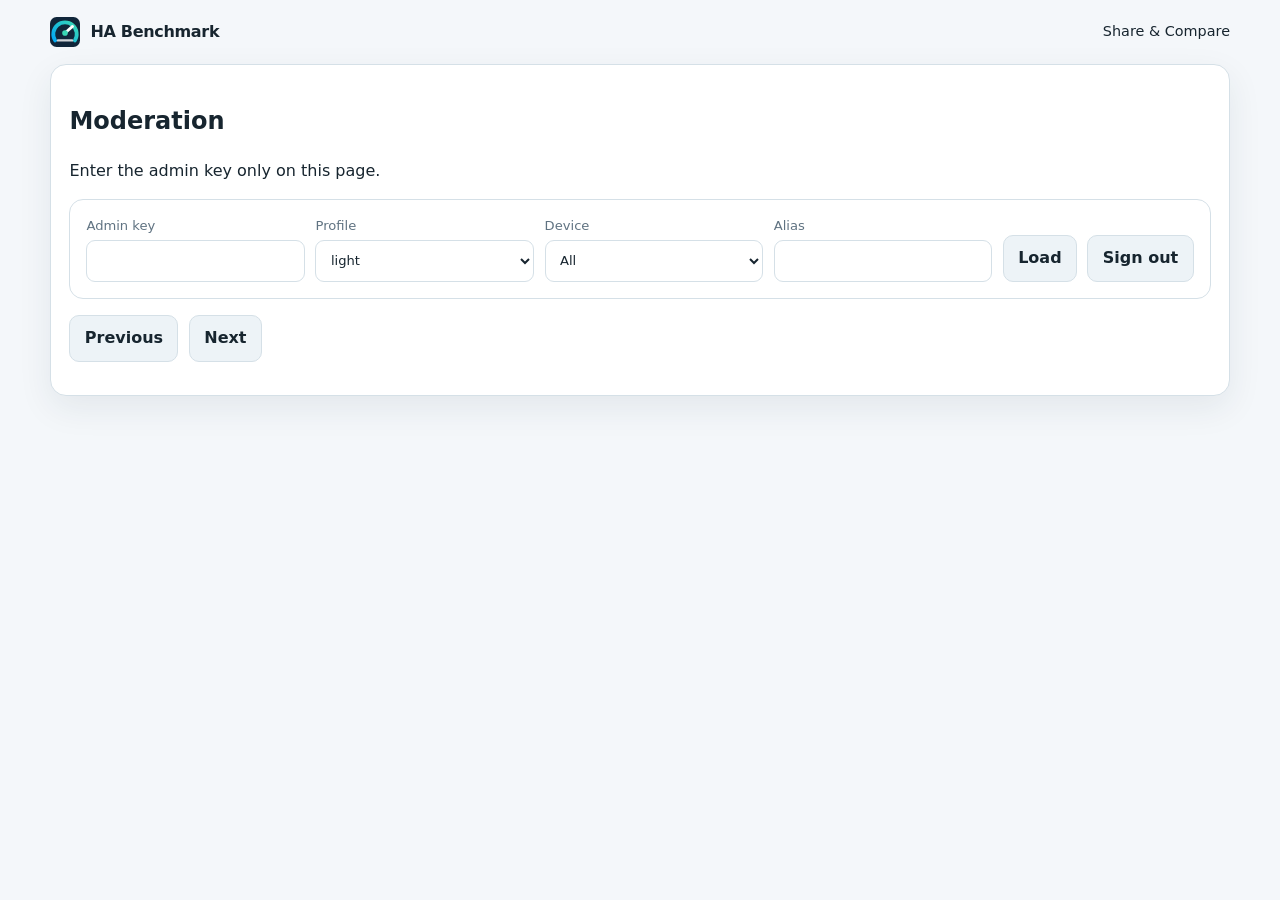
<file: community/static/admin.html>
<!doctype html><html lang="en"><head><meta charset="utf-8"><meta name="viewport" content="width=device-width,initial-scale=1"><meta name="robots" content="noindex"><title>HA Benchmark — Moderation</title><link rel="icon" href="favicon.svg" type="image/svg+xml"><link rel="stylesheet" href="style.css"><script defer src="admin.js"></script></head><body><main><header class="topbar"><a class="product" href="./"><img src="benchmark.svg" alt=""><span>HA Benchmark</span></a><nav class="topnav"><a href="./">Share & Compare</a></nav></header><section class="panel"><h1>Moderation</h1><p>Enter the admin key only on this page.</p><div class="filters"><label>Admin key<input type="password" id="key" autocomplete="off"></label><label>Profile<select id="profile"><option>light</option><option>full</option></select></label><label>Device<select id="device_type"><option value="">All</option><option value="green">Green</option><option value="yellow">Yellow</option><option value="blue">Blue</option><option value="rpi4">RasPi 4</option><option value="rpi5">RasPi 5</option><option value="other">Other</option></select></label><label>Alias<input id="alias"></label><button id="load">Load</button><button id="logout">Sign out</button></div><p id="message" role="status"></p><div id="entries"></div><div class="toolbar"><button id="prev">Previous</button><button id="next">Next</button></div></section></main></body></html>
</file>
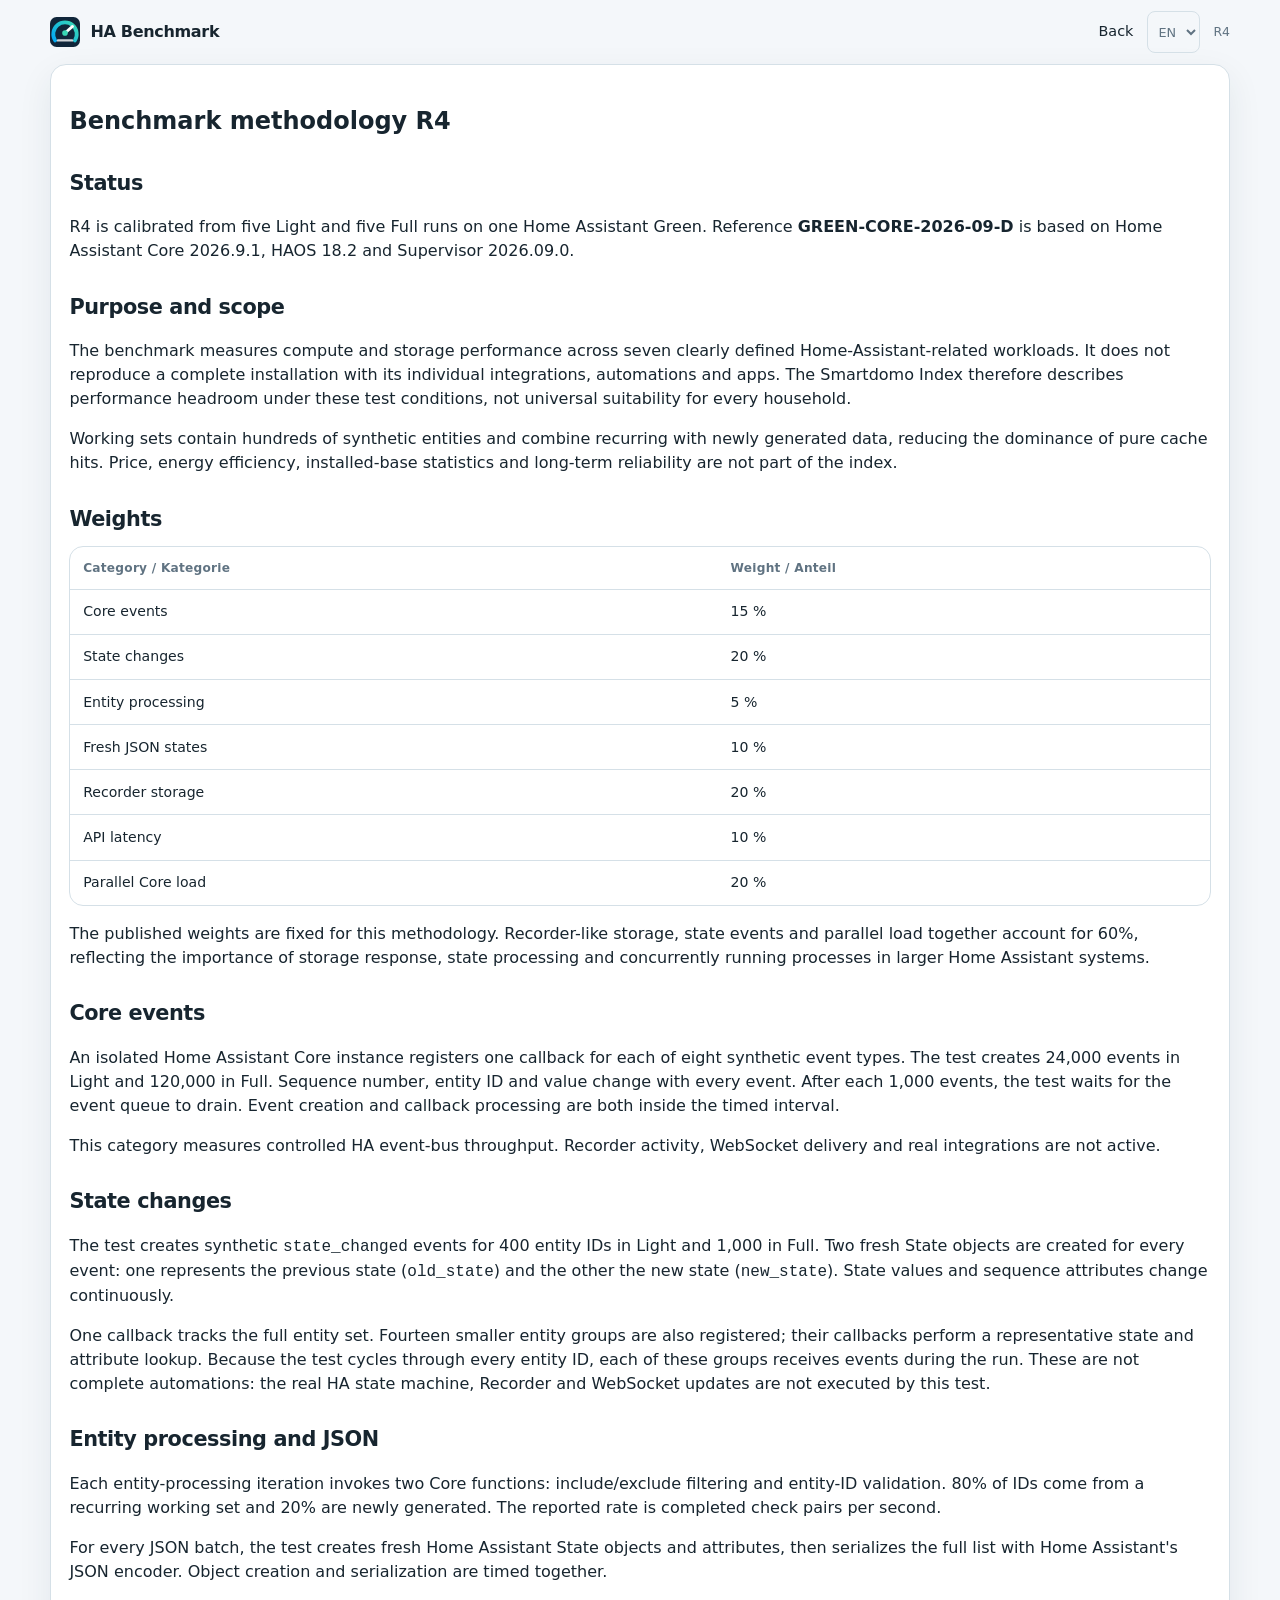
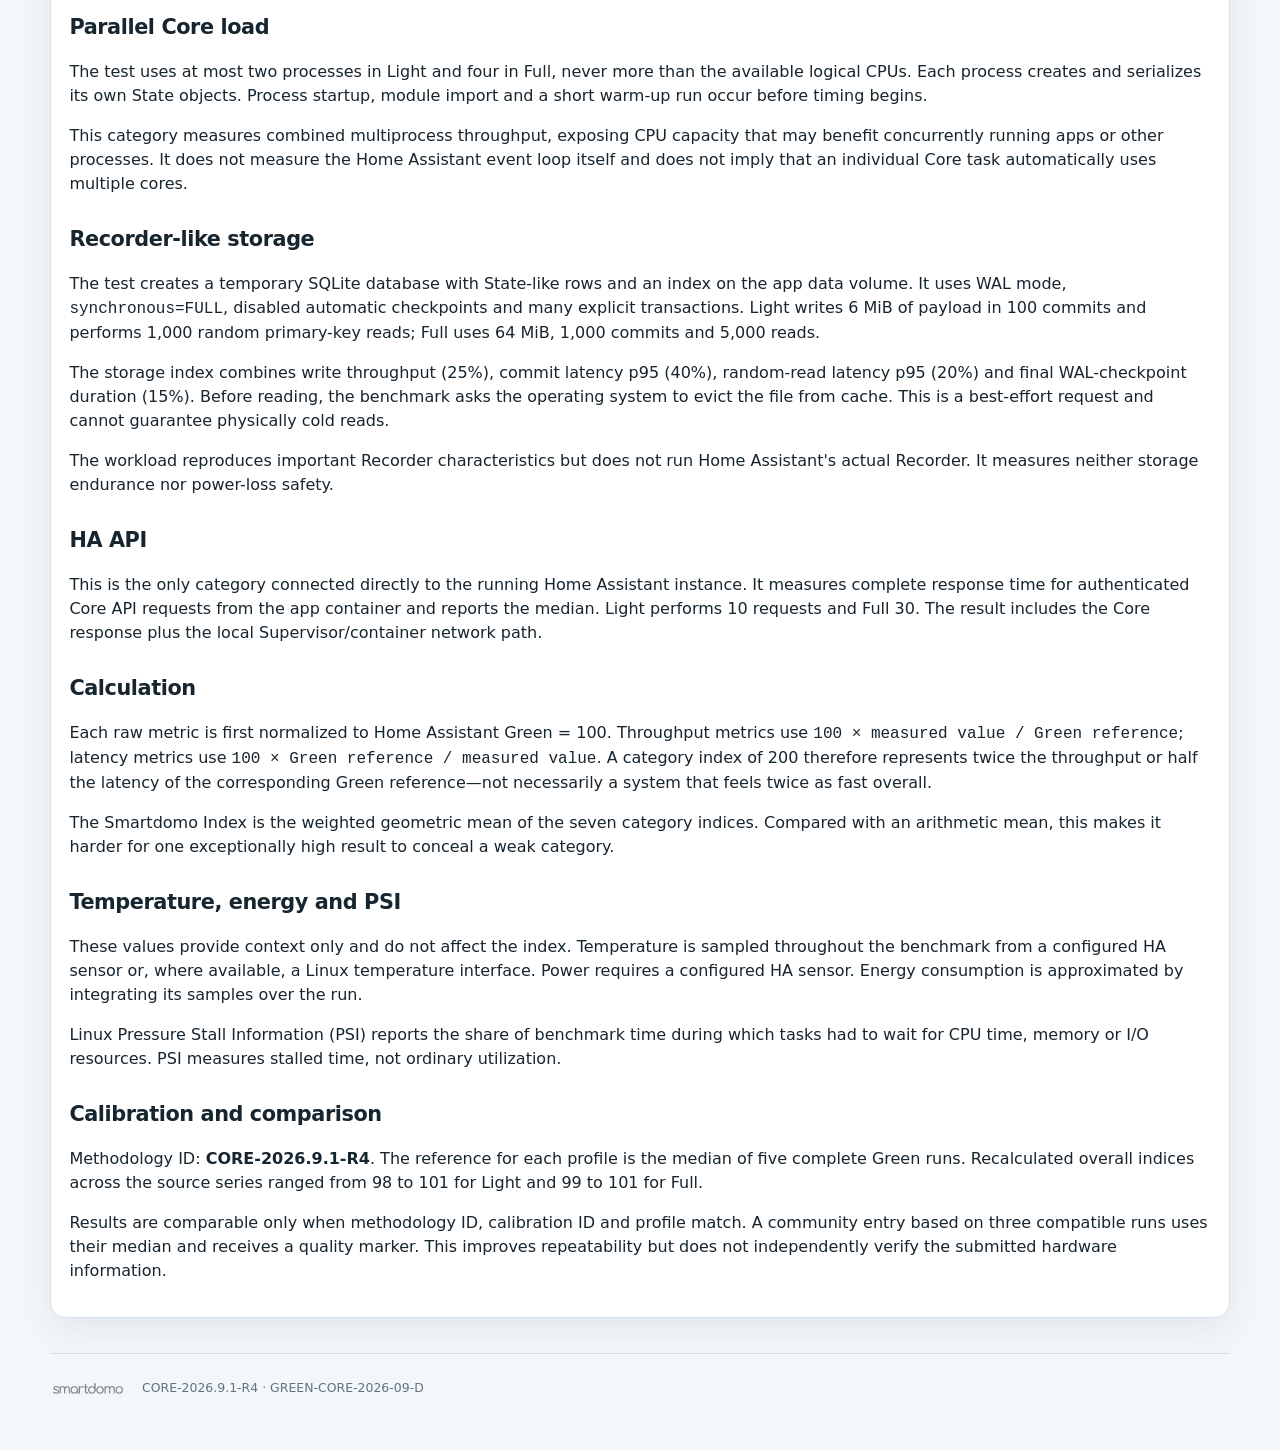
<file: community/static/methodology.html>
<!doctype html><html lang="en"><head><meta charset="utf-8"><meta name="viewport" content="width=device-width,initial-scale=1"><meta name="theme-color" content="#18a58b"><title>HA Benchmark — Methodology R4</title><link rel="icon" href="favicon.svg" type="image/svg+xml"><link rel="stylesheet" href="style.css?v=0.8.2"><script defer src="methodology.js?v=0.8.2"></script></head><body><main><header class="topbar"><a class="product" href="./"><img src="benchmark.svg" alt=""><span>HA Benchmark</span></a><nav class="topnav"><a href="./" id="back">Back</a><select id="language" class="language" aria-label="Language"><option value="en">EN</option><option value="de">DE</option></select><span class="version">R4</span></nav></header><article id="method" class="panel"></article><footer><img class="brand" src="brand.png" alt="Smartdomo"><span>CORE-2026.9.1-R4 · GREEN-CORE-2026-09-D</span></footer></main></body></html>
</file>
<file: community/static/style.css>
:root {
  color-scheme: light dark;
  --bg: #f4f7fa;
  --surface: #fff;
  --surface-2: #edf3f7;
  --text: #17252f;
  --muted: #607382;
  --line: #d5e0e7;
  --accent: #18a58b;
  --accent-strong: #087d6a;
  --accent-soft: #dff7f1;
  --blue: #03a9f4;
  --danger: #c23a4b;
  --warning: #986800;
  --shadow: 0 12px 34px rgb(20 45 58 / 8%);
  font: 16px/1.5 Inter, ui-sans-serif, system-ui, -apple-system, BlinkMacSystemFont, "Segoe UI", sans-serif;
}
@media (prefers-color-scheme: dark) {
  :root {
    --bg: #0b1724; --surface: #132337; --surface-2: #192d43; --text: #f2f7fa;
    --muted: #a9bcc8; --line: #2d4358; --accent: #39d7b4; --accent-strong: #5ee5c6;
    --accent-soft: #123f3b; --blue: #45bdf5; --danger: #ff7180; --warning: #ffd166;
    --shadow: 0 16px 38px rgb(0 0 0 / 22%);
  }
}
:root[data-theme="light"] { color-scheme: light; --bg:#f4f7fa; --surface:#fff; --surface-2:#edf3f7; --text:#17252f; --muted:#607382; --line:#d5e0e7; --accent:#18a58b; --accent-strong:#087d6a; --accent-soft:#dff7f1; --blue:#038bc9; --danger:#c23a4b; --warning:#986800; --shadow:0 12px 34px rgb(20 45 58 / 8%); }
:root[data-theme="dark"] { color-scheme: dark; --bg:#0b1724; --surface:#132337; --surface-2:#192d43; --text:#f2f7fa; --muted:#a9bcc8; --line:#2d4358; --accent:#39d7b4; --accent-strong:#5ee5c6; --accent-soft:#123f3b; --blue:#45bdf5; --danger:#ff7180; --warning:#ffd166; --shadow:0 16px 38px rgb(0 0 0 / 22%); }
* { box-sizing: border-box; }
html { background: var(--bg); }
body { margin: 0; background: var(--bg); color: var(--text); min-height: 100vh; }
button, input, select { font: inherit; }
a { color: var(--blue); text-underline-offset: 3px; }
button, .button { border: 1px solid var(--line); border-radius: 10px; background: var(--surface-2); color: var(--text); padding: .66rem .9rem; cursor: pointer; font-weight: 650; }
button:hover, .button:hover { border-color: var(--accent); }
button:focus-visible, a:focus-visible, input:focus-visible, select:focus-visible { outline: 3px solid color-mix(in srgb, var(--blue) 45%, transparent); outline-offset: 2px; }
button:disabled { cursor: not-allowed; opacity: .5; }
button.primary { border-color: var(--accent); background: var(--accent); color: #05241f; }
button.filter-pending { border-color:var(--blue); background:var(--blue); color:#062335; box-shadow:0 0 0 3px color-mix(in srgb,var(--blue) 22%,transparent); }
button.danger { border-color: var(--danger); color: var(--danger); }
main { width: min(1180px, calc(100% - 32px)); margin: 0 auto; padding-bottom: 2rem; }
.topbar { min-height: 64px; display: flex; align-items: center; justify-content: space-between; gap: 1rem; }
.product { display:flex; align-items:center; gap:.65rem; color:var(--text); text-decoration:none; font-weight:780; letter-spacing:-.02em; }
.product img { width: 30px; height: 30px; }
.topnav { display:flex; align-items:center; gap:.85rem; font-size:.9rem; }
.topnav a { color: var(--text); text-decoration: none; }
.language { width:auto; padding:.28rem .4rem; border:1px solid var(--line); border-radius:8px; color:var(--muted); background:transparent; font-size:.8rem; }
.version { color:var(--muted); font-size:.78rem; }
#message:not(:empty) { margin:.4rem 0 1rem; padding:.75rem 1rem; color:var(--danger); background:color-mix(in srgb, var(--danger) 9%, var(--surface)); border:1px solid color-mix(in srgb, var(--danger) 30%, var(--line)); border-radius:10px; }
.hero { position:relative; overflow:hidden; display:grid; grid-template-columns:minmax(0,1fr) minmax(230px,320px); gap:2rem; align-items:center; padding:clamp(1.5rem,4vw,3.25rem); margin:0 0 1.4rem; border-radius:22px; color:#fff; background:linear-gradient(125deg,#0b1b2d 0%,#123651 70%,#125a66 130%); box-shadow:var(--shadow); }
.hero::after { content:""; position:absolute; width:280px; height:280px; right:-120px; top:-170px; border-radius:50%; background:rgb(57 215 180 / 12%); }
.hero h1 { max-width:720px; margin:0 0 .7rem; font-size:clamp(2rem,5vw,3.4rem); line-height:1.04; letter-spacing:-.045em; }
.hero p { margin:0; color:#c8deec; font-size:clamp(.95rem,2vw,1.08rem); }
.index-card { position:relative; z-index:1; display:grid; place-items:center; min-height:172px; padding:1.2rem; border:1px solid rgb(255 255 255 / 14%); border-radius:19px; color:#dcebf3; background:rgb(9 24 43 / 55%); text-align:center; }
button.index-card { width:100%; }
.index-card strong { display:block; color:#39e3ba; font-size:clamp(2.8rem,7vw,4.4rem); line-height:1; margin:.35rem 0; }
.index-card small { color:#bdd3e1; }
h2 { margin:1.8rem 0 .7rem; font-size:1.3rem; letter-spacing:-.02em; }
h3 { margin:.2rem 0 .4rem; }
.section-heading { display:flex; align-items:baseline; flex-wrap:wrap; gap:.5rem 1rem; }
.section-heading h2 { margin-bottom:0; }
.note { color:var(--muted); font-size:.88rem; }
.run-grid, .metric-grid { display:grid; grid-template-columns:repeat(2,minmax(0,1fr)); gap:1rem; }
.metric-grid { grid-template-columns:repeat(auto-fit,minmax(190px,1fr)); }
.panel { padding:1.15rem; border:1px solid var(--line); border-radius:16px; background:var(--surface); box-shadow:var(--shadow); }
.panel p:first-child, .panel h2:first-child { margin-top:0; }
.metric { position:relative; min-height:148px; display:flex; flex-direction:column; align-items:flex-start; gap:.15rem; padding:1rem; text-align:left; border-radius:15px; background:var(--surface); box-shadow:var(--shadow); }
.metric .weight { position:absolute; top:.75rem; right:.8rem; color:var(--muted); font-size:.76rem; font-weight:600; }
.metric .name { padding-right:2.7rem; color:var(--muted); font-size:.85rem; }
.metric .metric-index { margin-top:auto; font-size:2rem; line-height:1.1; letter-spacing:-.04em; }
.metric .raw { color:var(--text); font-size:.85rem; font-variant-numeric:tabular-nums; }
.metric .action { margin-top:.25rem; color:var(--blue); font-size:.76rem; }
.diagnostic-grid { display:grid; grid-template-columns:repeat(auto-fit,minmax(165px,1fr)); gap:.7rem; }
.diagnostic { min-height:104px; box-shadow:none; background:var(--surface-2); padding:.8rem; }
.diagnostic .metric-index { font-size:1.35rem; }
.diagnostic .name { font-size:.79rem; }
.toolbar, .filters { display:flex; align-items:end; flex-wrap:wrap; gap:.65rem; margin:.9rem 0; }
.filters { padding:1rem; border:1px solid var(--line); border-radius:14px; background:var(--surface); }
.filters label { min-width:130px; flex:1 1 145px; }
.toolbar .spacer { flex:1; }
label { display:grid; gap:.25rem; color:var(--muted); font-size:.82rem; }
input, select { width:100%; min-height:42px; padding:.55rem .65rem; border:1px solid var(--line); border-radius:9px; color:var(--text); background:var(--surface); }
label.inline { display:flex; align-items:center; gap:.5rem; }
label.inline input { width:auto; min-height:auto; }
progress { width:100%; height:8px; margin-top:1rem; border:0; border-radius:10px; overflow:hidden; }
progress::-webkit-progress-bar { background:var(--surface-2); }
progress::-webkit-progress-value { background:linear-gradient(90deg,var(--blue),var(--accent)); }
.table-wrap { overflow:auto; border:1px solid var(--line); border-radius:14px; background:var(--surface); }
table { width:100%; border-collapse:collapse; min-width:760px; }
th, td { padding:.72rem .8rem; border-bottom:1px solid var(--line); text-align:left; vertical-align:middle; font-size:.88rem; }
th { color:var(--muted); font-size:.76rem; letter-spacing:.02em; }
.select-column { width:84px; text-align:center; }
.select-column input { width:18px; min-height:18px; vertical-align:middle; }
tbody tr:last-child td { border-bottom:0; }
td strong { font-size:1.05rem; }
.badge { display:inline-flex; gap:.3rem; align-items:center; padding:.2rem .5rem; border-radius:999px; color:var(--accent-strong); background:var(--accent-soft); font-size:.75rem; font-weight:700; white-space:nowrap; }
.badge.variable { color:var(--warning); background:color-mix(in srgb,var(--warning) 12%,var(--surface)); }
dl { display:grid; grid-template-columns:minmax(130px,1fr) minmax(180px,2fr); gap:.45rem 1rem; margin:0; }
dt { color:var(--muted); } dd { margin:0; overflow-wrap:anywhere; }
dialog { width:min(720px,calc(100% - 28px)); max-height:88vh; overflow:auto; padding:1.4rem; border:1px solid var(--line); border-radius:17px; color:var(--text); background:var(--surface); box-shadow:0 24px 80px rgb(0 0 0 / 35%); }
dialog::backdrop { background:rgb(4 14 24 / 62%); backdrop-filter:blur(3px); }
dialog h2 { margin-top:0; }
dialog pre { max-height:300px; overflow:auto; padding:.8rem; background:var(--surface-2); border-radius:10px; white-space:pre-wrap; overflow-wrap:anywhere; font-size:.75rem; }
.modal-actions { display:flex; justify-content:flex-end; gap:.6rem; margin-top:1rem; }
.dialog-stack { display:grid; gap:1rem; }
.dialog-stack > p { margin:0; }
.field-stack { display:grid; gap:.75rem; }
.consent-line { min-height:28px; }
.consent-line input { flex:0 0 auto; width:18px; height:18px; min-height:18px; margin:0; }
.consent-line span { line-height:1.35; }
.dialog-action-row { display:flex; align-items:center; gap:.65rem; }
.consent-box { display:grid; gap:.9rem; padding-top:1rem; border-top:1px solid var(--line); }
.dialog-close { padding-top:1rem; border-top:1px solid var(--line); }
.ranking-toolbar { margin-bottom:.55rem; }
.compare-index { display:block; font-size:1.2rem; }
.compare-raw { display:block; color:var(--muted); font-size:.75rem; white-space:nowrap; }
.hidden { display:none !important; }
footer { display:flex; align-items:center; flex-wrap:wrap; gap:.7rem 1rem; margin-top:2.2rem; padding:1.2rem 0; border-top:1px solid var(--line); color:var(--muted); font-size:.78rem; }
footer .brand { width:76px; height:auto; opacity:.48; filter:var(--brand-filter,none); }
@media (prefers-color-scheme:dark) { footer .brand { filter:invert(1); } }
:root[data-theme="dark"] footer .brand { filter:invert(1); }
:root[data-theme="light"] footer .brand { filter:none; }
@media (max-width:720px) {
  main { width:min(100% - 20px,1180px); }
  .topbar { min-height:56px; }
  .topnav a { display:none; }
  .version { display:none; }
  .hero { grid-template-columns:1fr; padding:1.35rem; gap:1rem; border-radius:17px; }
  .hero h1 { font-size:2.2rem; }
  .index-card { min-height:125px; }
  .run-grid { grid-template-columns:1fr; }
  .metric-grid { grid-template-columns:repeat(2,minmax(0,1fr)); gap:.65rem; }
  .metric { min-height:132px; padding:.8rem; }
  .diagnostic-grid { grid-template-columns:repeat(2,minmax(0,1fr)); }
  dl { grid-template-columns:1fr; gap:.1rem; }
  dd { margin-bottom:.55rem; }
}
@media (max-width:420px) {
  .metric-grid, .diagnostic-grid { grid-template-columns:1fr; }
  .toolbar > button, .toolbar > .button { flex:1; }
}
@media (prefers-reduced-motion:reduce) { *,*::before,*::after { scroll-behavior:auto !important; transition:none !important; } }
</file>
